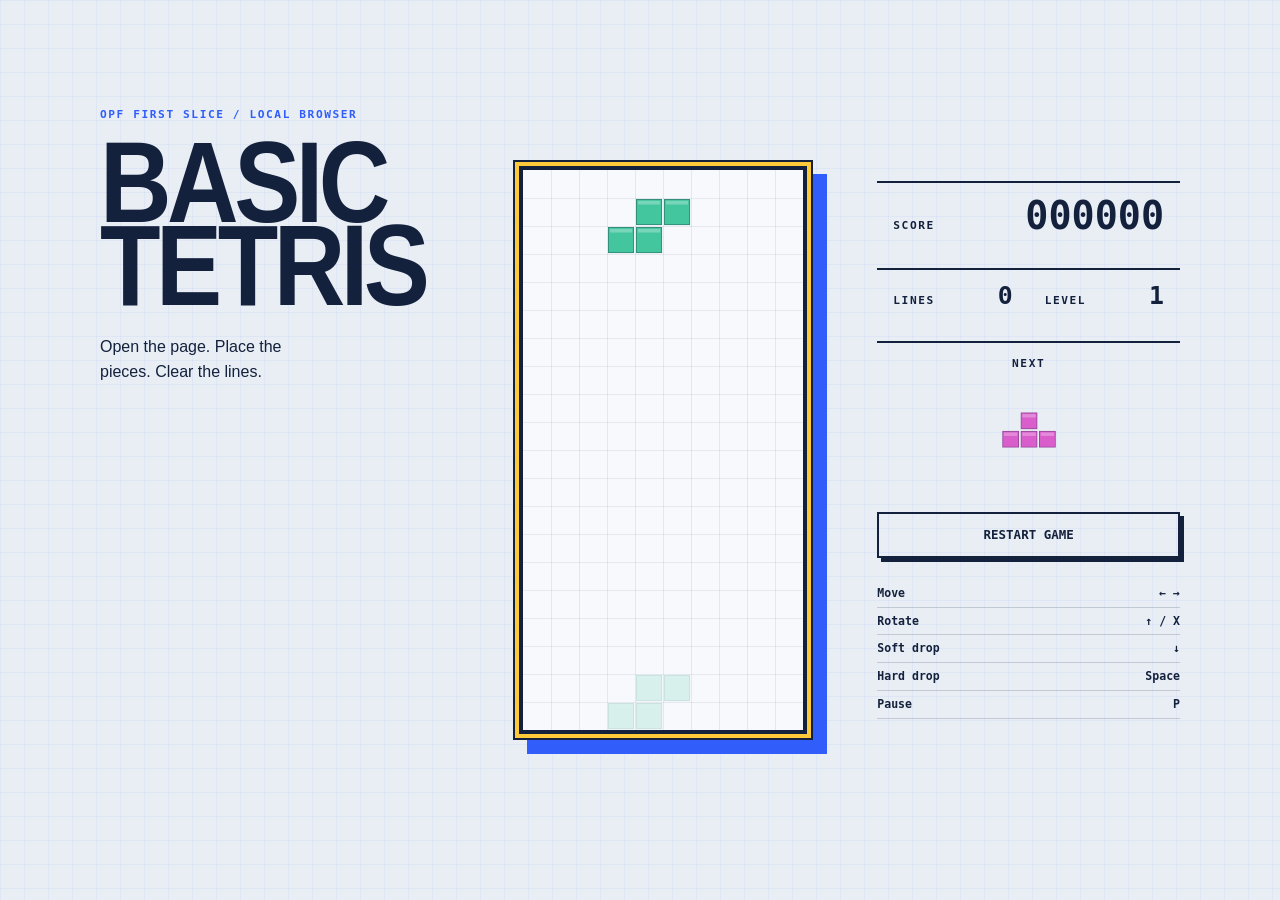
<file: examples/001-tetris-basic/code/index.html>
<!doctype html>
<html lang="en">
  <head>
    <meta charset="utf-8" />
    <meta name="viewport" content="width=device-width, initial-scale=1" />
    <meta name="theme-color" content="#e9eef5" />
    <title>Basic Tetris — OPF first slice</title>
    <link rel="stylesheet" href="styles.css" />
  </head>
  <body>
    <main class="game-shell">
      <header class="masthead">
        <p class="eyebrow">OPF first slice / local browser</p>
        <h1>Basic<br />Tetris</h1>
        <p class="promise">Open the page. Place the pieces. Clear the lines.</p>
      </header>

      <section class="board-frame" aria-label="Tetris game">
        <canvas
          id="board"
          width="300"
          height="600"
          tabindex="0"
          aria-label="10 by 20 Tetris board. Use arrow keys to move and rotate."
        ></canvas>
        <div id="status-overlay" class="status-overlay" hidden>
          <strong id="overlay-title">Paused</strong>
          <span id="overlay-copy">Press P to continue</span>
        </div>
      </section>

      <aside class="instrument-panel" aria-label="Game status">
        <div class="readout score-readout">
          <span>Score</span>
          <strong id="score">000000</strong>
        </div>
        <div class="readout-pair">
          <div class="readout">
            <span>Lines</span>
            <strong id="lines">0</strong>
          </div>
          <div class="readout">
            <span>Level</span>
            <strong id="level">1</strong>
          </div>
        </div>
        <div class="next-piece">
          <span>Next</span>
          <canvas id="next" width="120" height="120" aria-label="Next piece"></canvas>
        </div>
        <p id="live-status" class="sr-only" aria-live="polite">Game started</p>
        <button id="restart" class="restart" type="button">Restart game</button>
        <dl class="key-map">
          <div><dt>Move</dt><dd>← →</dd></div>
          <div><dt>Rotate</dt><dd>↑ / X</dd></div>
          <div><dt>Soft drop</dt><dd>↓</dd></div>
          <div><dt>Hard drop</dt><dd>Space</dd></div>
          <div><dt>Pause</dt><dd>P</dd></div>
        </dl>
      </aside>

      <nav class="touch-controls" aria-label="Touch controls">
        <button type="button" data-action="left" aria-label="Move left">←</button>
        <button type="button" data-action="rotate" aria-label="Rotate">↻</button>
        <button type="button" data-action="right" aria-label="Move right">→</button>
        <button type="button" data-action="down" aria-label="Soft drop">↓</button>
        <button type="button" data-action="drop" class="wide">Drop</button>
        <button type="button" data-action="pause">Pause</button>
      </nav>
    </main>

    <script type="module" src="game.mjs"></script>
  </body>
</html>
</file>
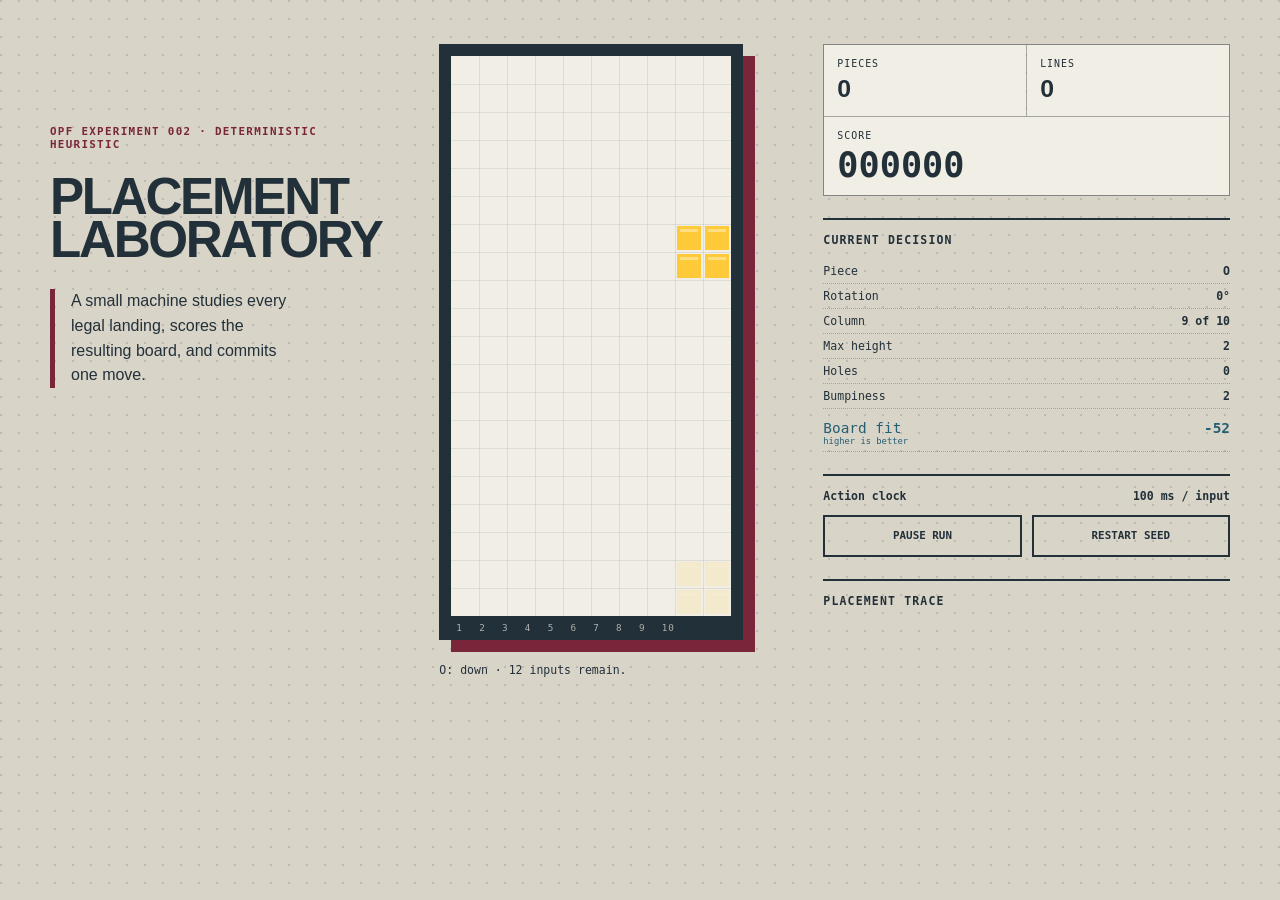
<file: examples/002-tetris-ai/code/index.html>
<!doctype html>
<html lang="en">
  <head>
    <meta charset="utf-8" />
    <meta name="viewport" content="width=device-width, initial-scale=1" />
    <meta name="theme-color" content="#d9d4c8" />
    <title>Placement Laboratory — OPF Tetris AI</title>
    <link rel="stylesheet" href="styles.css" />
  </head>
  <body>
    <main class="lab-shell">
      <header class="title-block">
        <p class="kicker">OPF experiment 002 · deterministic heuristic</p>
        <h1>Placement<br />Laboratory</h1>
        <p class="dek">A small machine studies every legal landing, scores the resulting board, and commits one move.</p>
      </header>

      <section class="apparatus" aria-label="Autonomous Tetris board">
        <div class="board-wrap">
          <canvas id="board" width="280" height="560" aria-label="Autonomous 10 by 20 Tetris board"></canvas>
          <span class="axis axis-x" aria-hidden="true">1 2 3 4 5 6 7 8 9 10</span>
        </div>
        <p id="status" class="status" aria-live="polite">Starting run.</p>
      </section>

      <aside class="console">
        <section class="totals" aria-label="Run totals">
          <div><span>Pieces</span><strong id="pieces">0</strong></div>
          <div><span>Lines</span><strong id="lines">0</strong></div>
          <div class="score"><span>Score</span><strong id="score">000000</strong></div>
        </section>

        <section class="decision" aria-labelledby="decision-title">
          <h2 id="decision-title">Current decision</h2>
          <dl>
            <div><dt>Piece</dt><dd id="piece">—</dd></div>
            <div><dt>Rotation</dt><dd id="rotation">—</dd></div>
            <div><dt>Column</dt><dd id="column">—</dd></div>
            <div><dt>Max height</dt><dd id="height">—</dd></div>
            <div><dt>Holes</dt><dd id="holes">—</dd></div>
            <div><dt>Bumpiness</dt><dd id="bumpiness">—</dd></div>
            <div class="evaluation"><dt>Board fit <small>higher is better</small></dt><dd id="evaluation">—</dd></div>
          </dl>
        </section>

        <section class="controls" aria-label="Run controls">
          <p class="clock"><span>Action clock</span><strong>100 ms / input</strong></p>
          <div class="button-row">
            <button id="pause" type="button">Pause run</button>
            <button id="restart" type="button">Restart seed</button>
          </div>
        </section>

        <section class="log" aria-labelledby="trace-title">
          <h2 id="trace-title">Placement trace</h2>
          <ol id="trace"></ol>
        </section>
      </aside>
    </main>
    <script type="module" src="game.mjs"></script>
  </body>
</html>
</file>
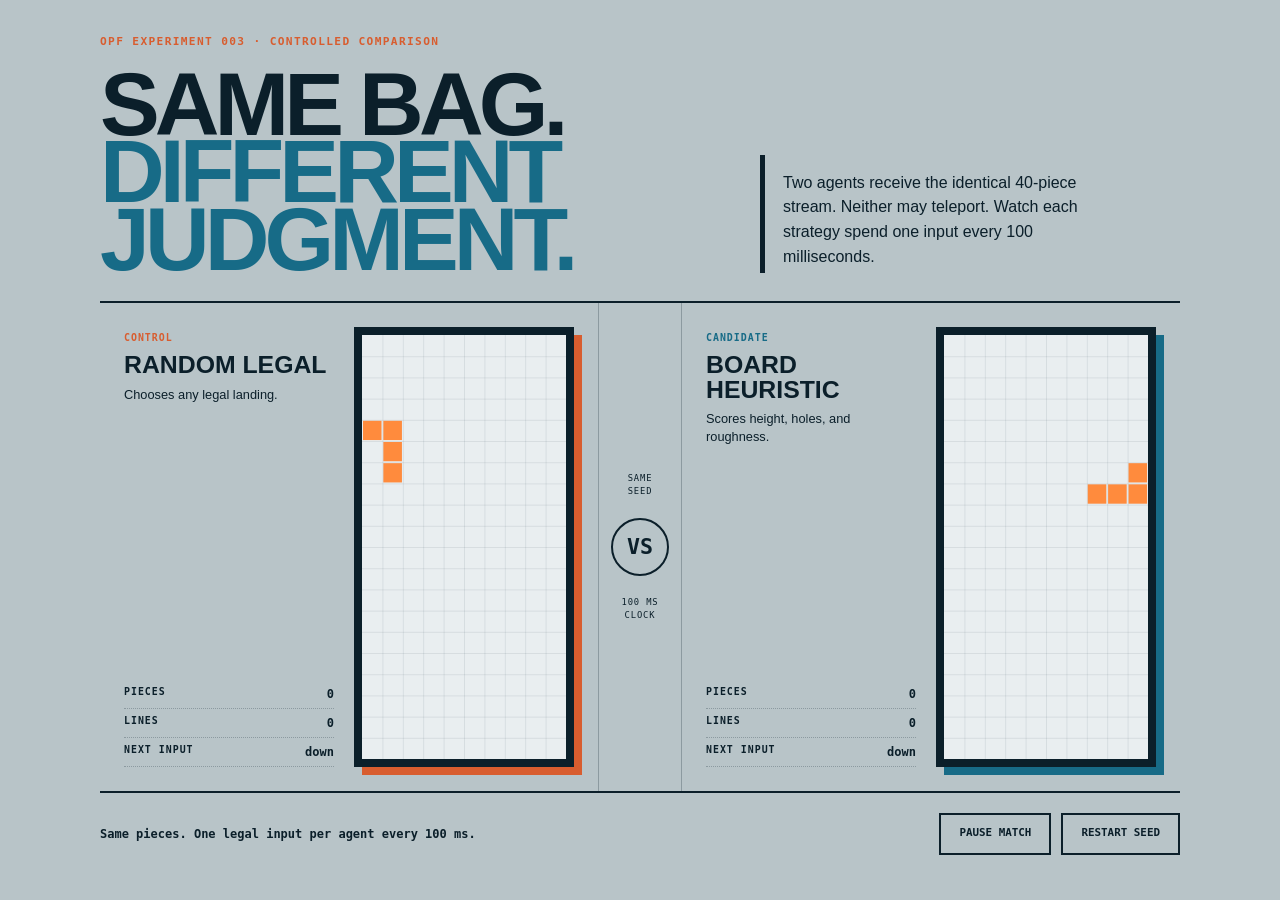
<file: examples/003-tetris-ai-arena/code/index.html>
<!doctype html>
<html lang="en">
  <head>
    <meta charset="utf-8" />
    <meta name="viewport" content="width=device-width, initial-scale=1" />
    <meta name="theme-color" content="#b8c4c8" />
    <title>Same Bag — Tetris AI Arena</title>
    <link rel="stylesheet" href="styles.css" />
  </head>
  <body>
    <main>
      <header>
        <p class="kicker">OPF experiment 003 · controlled comparison</p>
        <h1>Same bag.<br><em>Different judgment.</em></h1>
        <p class="intro">Two agents receive the identical 40-piece stream. Neither may teleport. Watch each strategy spend one input every 100 milliseconds.</p>
      </header>

      <section class="arena" aria-label="Side-by-side Tetris AI match">
        <article class="player random">
          <div class="identity"><span>Control</span><h2>Random legal</h2><p>Chooses any legal landing.</p></div>
          <canvas id="random-board" width="220" height="440" aria-label="Random legal agent board"></canvas>
          <dl><div><dt>Pieces</dt><dd id="random-pieces">0</dd></div><div><dt>Lines</dt><dd id="random-lines">0</dd></div><div><dt>Next input</dt><dd id="random-input">—</dd></div></dl>
        </article>

        <div class="versus" aria-hidden="true"><span>same<br>seed</span><b>VS</b><span>100 ms<br>clock</span></div>

        <article class="player heuristic">
          <div class="identity"><span>Candidate</span><h2>Board heuristic</h2><p>Scores height, holes, and roughness.</p></div>
          <canvas id="heuristic-board" width="220" height="440" aria-label="Heuristic agent board"></canvas>
          <dl><div><dt>Pieces</dt><dd id="heuristic-pieces">0</dd></div><div><dt>Lines</dt><dd id="heuristic-lines">0</dd></div><div><dt>Next input</dt><dd id="heuristic-input">—</dd></div></dl>
        </article>
      </section>

      <footer>
        <p id="status" aria-live="polite">Preparing identical streams.</p>
        <div><button id="pause" type="button">Pause match</button><button id="restart" type="button">Restart seed</button></div>
      </footer>
    </main>
    <script type="module" src="game.mjs"></script>
  </body>
</html>
</file>
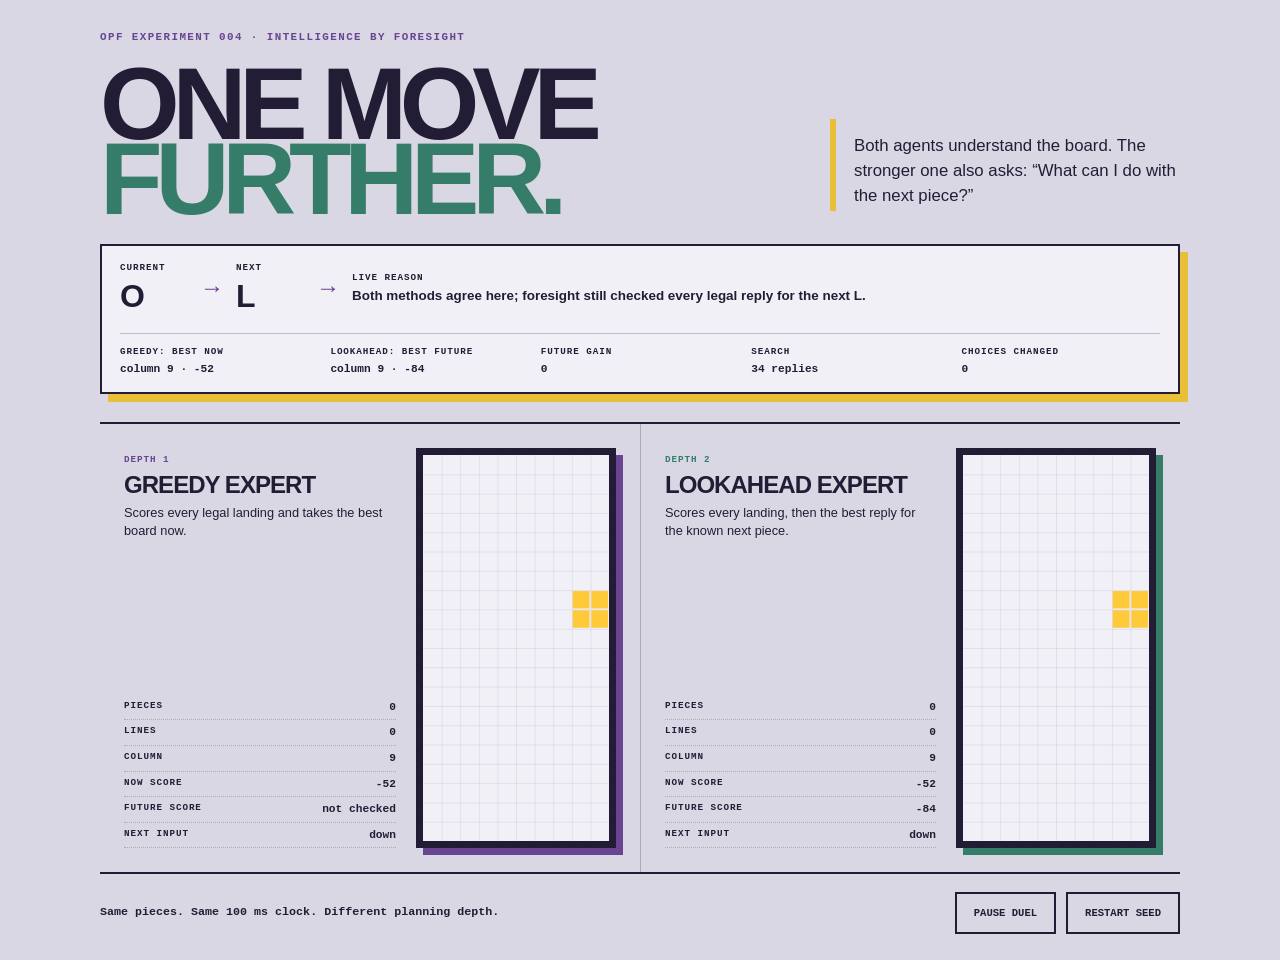
<file: examples/004-tetris-smart-arena/code/index.html>
<!doctype html>
<html lang="en">
  <head>
    <meta charset="utf-8" />
    <meta name="viewport" content="width=device-width, initial-scale=1" />
    <meta name="theme-color" content="#d9d7e4" />
    <title>One Move Further — Tetris Smart Arena</title>
    <link rel="stylesheet" href="styles.css" />
  </head>
  <body>
    <main>
      <header>
        <p class="kicker">OPF experiment 004 · intelligence by foresight</p>
        <h1>One move<br><em>further.</em></h1>
        <p class="intro">Both agents understand the board. The stronger one also asks: “What can I do with the next piece?”</p>
      </header>

      <section class="thought" aria-labelledby="thought-title">
        <div><span>Current</span><strong id="current-piece">—</strong></div><i aria-hidden="true">→</i>
        <div><span>Next</span><strong id="next-piece">—</strong></div><i aria-hidden="true">→</i>
        <div class="wide"><span id="thought-title">Live reason</span><strong id="reason">Preparing comparison.</strong></div>
        <dl>
          <div><dt>Greedy: best now</dt><dd id="now-choice">—</dd></div>
          <div><dt>Lookahead: best future</dt><dd id="future-choice">—</dd></div>
          <div><dt>Future gain</dt><dd id="future-gain">—</dd></div>
          <div><dt>Search</dt><dd id="branches">—</dd></div>
          <div><dt>Choices changed</dt><dd id="divergences">0</dd></div>
        </dl>
      </section>

      <section class="duel" aria-label="Smart Tetris agent comparison">
        <article class="agent greedy">
          <div class="label"><span>Depth 1</span><h2>Greedy expert</h2><p>Scores every legal landing and takes the best board now.</p></div>
          <canvas id="greedy-board" width="200" height="400" aria-label="Greedy heuristic board"></canvas>
          <dl class="stats"><div><dt>Pieces</dt><dd id="greedy-pieces">0</dd></div><div><dt>Lines</dt><dd id="greedy-lines">0</dd></div><div><dt>Column</dt><dd id="greedy-column">—</dd></div><div><dt>Now score</dt><dd id="greedy-now">—</dd></div><div><dt>Future score</dt><dd id="greedy-future">not checked</dd></div><div><dt>Next input</dt><dd id="greedy-input">—</dd></div></dl>
        </article>
        <article class="agent lookahead">
          <div class="label"><span>Depth 2</span><h2>Lookahead expert</h2><p>Scores every landing, then the best reply for the known next piece.</p></div>
          <canvas id="lookahead-board" width="200" height="400" aria-label="Two-piece lookahead board"></canvas>
          <dl class="stats"><div><dt>Pieces</dt><dd id="lookahead-pieces">0</dd></div><div><dt>Lines</dt><dd id="lookahead-lines">0</dd></div><div><dt>Column</dt><dd id="lookahead-column">—</dd></div><div><dt>Now score</dt><dd id="lookahead-now">—</dd></div><div><dt>Future score</dt><dd id="lookahead-future">—</dd></div><div><dt>Next input</dt><dd id="lookahead-input">—</dd></div></dl>
        </article>
      </section>

      <footer><p id="status" aria-live="polite">Preparing identical streams.</p><div><button id="pause" type="button">Pause duel</button><button id="restart" type="button">Restart seed</button></div></footer>
    </main>
    <script type="module" src="game.mjs"></script>
  </body>
</html>
</file>
<file: examples/001-tetris-basic/code/styles.css>
:root {
  --paper: #e9eef5;
  --paper-deep: #d9e1ec;
  --ink: #13213c;
  --blue: #315efb;
  --coral: #ff5a5f;
  --amber: #ffca3a;
  --mint: #43c59e;
  --line: rgba(19, 33, 60, 0.18);
  color-scheme: light;
  font-family: Inter, Avenir, "Segoe UI", sans-serif;
}

* {
  box-sizing: border-box;
}

body {
  min-height: 100vh;
  margin: 0;
  color: var(--ink);
  background:
    linear-gradient(rgba(49, 94, 251, 0.055) 1px, transparent 1px),
    linear-gradient(90deg, rgba(49, 94, 251, 0.055) 1px, transparent 1px),
    var(--paper);
  background-size: 24px 24px;
}

button,
canvas {
  -webkit-tap-highlight-color: transparent;
}

button:focus-visible,
canvas:focus-visible {
  outline: 4px solid var(--amber);
  outline-offset: 4px;
}

.game-shell {
  display: grid;
  grid-template-columns: minmax(190px, 0.75fr) 300px minmax(180px, 0.65fr);
  gap: clamp(24px, 5vw, 72px);
  align-items: center;
  width: min(1080px, calc(100% - 40px));
  min-height: 100vh;
  margin: 0 auto;
  padding: 36px 0;
}

.masthead {
  align-self: start;
  padding-top: 8vh;
}

.eyebrow,
.readout span,
.next-piece > span {
  font: 700 0.7rem/1.2 "SFMono-Regular", Consolas, monospace;
  letter-spacing: 0.14em;
  text-transform: uppercase;
}

.eyebrow {
  margin: 0 0 20px;
  color: var(--blue);
}

h1 {
  margin: 0;
  font: 900 clamp(4rem, 9vw, 7.5rem) / 0.72 Impact, Haettenschweiler, "Arial Narrow Bold", sans-serif;
  letter-spacing: -0.045em;
  text-transform: uppercase;
  transform: scaleX(0.86);
  transform-origin: left;
}

.promise {
  max-width: 23ch;
  margin: 28px 0 0;
  font-size: 1rem;
  line-height: 1.55;
}

.board-frame {
  position: relative;
  width: 300px;
  border: 10px solid var(--ink);
  background: #f7f9fc;
  box-shadow: 14px 14px 0 var(--blue);
}

#board {
  display: block;
  width: 100%;
  height: auto;
  background: #f7f9fc;
}

.status-overlay {
  position: absolute;
  inset: 0;
  display: grid;
  place-content: center;
  gap: 8px;
  padding: 24px;
  text-align: center;
  color: white;
  background: rgba(19, 33, 60, 0.88);
  backdrop-filter: blur(3px);
}

.status-overlay[hidden] {
  display: none;
}

.status-overlay strong {
  font: 900 2.3rem/1 Impact, sans-serif;
  letter-spacing: 0.04em;
  text-transform: uppercase;
}

.status-overlay span {
  font: 600 0.78rem/1.4 "SFMono-Regular", Consolas, monospace;
}

.instrument-panel {
  display: grid;
  gap: 18px;
}

.readout,
.next-piece {
  padding: 14px 16px;
  border-top: 2px solid var(--ink);
}

.readout {
  display: flex;
  align-items: baseline;
  justify-content: space-between;
  gap: 16px;
}

.readout strong {
  font: 800 1.55rem/1 "SFMono-Regular", Consolas, monospace;
}

.score-readout strong {
  font-size: clamp(1.7rem, 3vw, 2.5rem);
}

.readout-pair {
  display: grid;
  grid-template-columns: 1fr 1fr;
}

.next-piece {
  display: grid;
  place-items: center;
  gap: 10px;
}

#next {
  width: 100px;
  height: 100px;
}

.restart,
.touch-controls button {
  min-height: 46px;
  border: 2px solid var(--ink);
  border-radius: 0;
  color: var(--ink);
  background: transparent;
  font: 800 0.78rem/1 "SFMono-Regular", Consolas, monospace;
  text-transform: uppercase;
  cursor: pointer;
  box-shadow: 4px 4px 0 var(--ink);
  transition: transform 100ms ease, box-shadow 100ms ease, background 100ms ease;
}

.restart:hover,
.touch-controls button:hover {
  background: var(--amber);
}

.restart:active,
.touch-controls button:active {
  transform: translate(4px, 4px);
  box-shadow: none;
}

.key-map {
  margin: 4px 0 0;
  font: 600 0.72rem/1.45 "SFMono-Regular", Consolas, monospace;
}

.key-map div {
  display: flex;
  justify-content: space-between;
  padding: 5px 0;
  border-bottom: 1px solid var(--line);
}

.key-map dd {
  margin: 0;
}

.touch-controls {
  display: none;
}

.sr-only {
  position: absolute;
  width: 1px;
  height: 1px;
  padding: 0;
  margin: -1px;
  overflow: hidden;
  clip: rect(0, 0, 0, 0);
  white-space: nowrap;
  border: 0;
}

@media (max-width: 820px) {
  .game-shell {
    grid-template-columns: 1fr 300px;
    align-items: start;
    padding-bottom: 120px;
  }

  .masthead {
    grid-column: 1 / -1;
    display: flex;
    align-items: end;
    justify-content: space-between;
    gap: 24px;
    padding-top: 0;
  }

  .masthead h1 {
    font-size: 4rem;
  }

  .promise {
    margin: 0;
  }

  .touch-controls {
    position: fixed;
    z-index: 5;
    right: 0;
    bottom: 0;
    left: 0;
    display: grid;
    grid-template-columns: repeat(6, 1fr);
    gap: 8px;
    padding: 12px max(12px, env(safe-area-inset-right)) max(12px, env(safe-area-inset-bottom)) max(12px, env(safe-area-inset-left));
    background: rgba(233, 238, 245, 0.96);
    border-top: 2px solid var(--ink);
  }

  .key-map {
    display: none;
  }
}

@media (max-width: 600px) {
  .game-shell {
    grid-template-columns: 1fr;
    justify-items: center;
    width: min(100% - 24px, 360px);
    gap: 26px;
    padding-top: 20px;
  }

  .masthead {
    display: block;
    width: 100%;
  }

  .masthead h1 {
    font-size: 3.6rem;
  }

  .promise {
    margin-top: 16px;
  }

  .instrument-panel {
    width: 100%;
    grid-template-columns: 1fr 1fr;
  }

  .score-readout,
  .restart {
    grid-column: 1 / -1;
  }

  .next-piece {
    padding-top: 8px;
  }

  .board-frame {
    box-shadow: 8px 8px 0 var(--blue);
  }

  .touch-controls {
    grid-template-columns: repeat(3, 1fr);
  }
}

@media (prefers-reduced-motion: reduce) {
  *,
  *::before,
  *::after {
    scroll-behavior: auto !important;
    transition: none !important;
  }
}
</file>
<file: examples/002-tetris-ai/code/styles.css>
:root {
  --bench: #d9d4c8;
  --paper: #f1eee5;
  --ink: #223039;
  --wine: #7a263a;
  --blue: #245f73;
  --rule: rgba(34, 48, 57, 0.28);
  color-scheme: light;
  font-family: "Avenir Next", Avenir, "Segoe UI", sans-serif;
}

* { box-sizing: border-box; }

body {
  min-height: 100vh;
  margin: 0;
  color: var(--ink);
  background:
    radial-gradient(circle at 1px 1px, rgba(34, 48, 57, .16) 1px, transparent 1.5px),
    var(--bench);
  background-size: 18px 18px;
}

button:focus-visible {
  outline: 3px solid #f0b44d;
  outline-offset: 3px;
}

.lab-shell {
  display: grid;
  grid-template-columns: minmax(220px, .8fr) 320px minmax(260px, 1fr);
  gap: clamp(28px, 5vw, 72px);
  align-items: start;
  width: min(1180px, calc(100% - 40px));
  min-height: 100vh;
  margin: 0 auto;
  padding: 44px 0;
}

.title-block { padding-top: 9vh; }

.kicker,
.axis,
.status,
.totals span,
.decision,
.controls,
.log {
  font-family: "SFMono-Regular", Consolas, monospace;
}

.kicker {
  margin: 0 0 24px;
  color: var(--wine);
  font-size: .68rem;
  font-weight: 800;
  letter-spacing: .12em;
  text-transform: uppercase;
}

h1 {
  margin: 0;
  font: 800 clamp(3rem, 4vw, 4.5rem)/.84 "Arial Narrow", "Avenir Next Condensed", sans-serif;
  letter-spacing: -.045em;
  text-transform: uppercase;
}

.dek {
  max-width: 28ch;
  margin: 28px 0 0;
  padding-left: 16px;
  border-left: 5px solid var(--wine);
  line-height: 1.55;
}

.apparatus { position: sticky; top: 28px; }

.board-wrap {
  position: relative;
  width: 304px;
  padding: 12px 12px 24px 12px;
  background: var(--ink);
  box-shadow: 12px 12px 0 var(--wine);
}

#board {
  display: block;
  width: 280px;
  height: 560px;
  background: var(--paper);
}

.axis {
  position: absolute;
  color: var(--paper);
  font-size: .58rem;
  letter-spacing: .09em;
  opacity: .68;
}

.axis-x {
  right: 17px;
  bottom: 7px;
  left: 17px;
  word-spacing: 10px;
}

.status {
  min-height: 3.2em;
  margin: 22px 0 0;
  font-size: .72rem;
  line-height: 1.55;
}

.console { display: grid; gap: 22px; }

.totals {
  display: grid;
  grid-template-columns: 1fr 1fr;
  gap: 1px;
  background: var(--rule);
  border: 1px solid var(--rule);
}

.totals div {
  display: grid;
  gap: 6px;
  padding: 13px;
  background: var(--paper);
}

.totals .score { grid-column: 1 / -1; }
.totals span { font-size: .62rem; text-transform: uppercase; letter-spacing: .1em; }
.totals strong { font-size: 1.55rem; }
.totals .score strong { font: 800 2.2rem/1 "SFMono-Regular", Consolas, monospace; }

.decision,
.controls,
.log {
  padding-top: 13px;
  border-top: 2px solid var(--ink);
  font-size: .72rem;
}

h2 {
  margin: 0 0 12px;
  font: inherit;
  font-weight: 900;
  letter-spacing: .1em;
  text-transform: uppercase;
}

.decision dl { margin: 0; }
.decision dl div { display: flex; justify-content: space-between; padding: 5px 0; border-bottom: 1px dotted var(--rule); }
.decision dd { margin: 0; font-weight: 800; }
.decision .evaluation { margin-top: 6px; color: var(--blue); font-size: .9rem; }
.decision .evaluation small { display: block; font-size: .55rem; font-weight: 500; text-transform: none; }

.controls { display: grid; gap: 12px; }
.clock { display: flex; justify-content: space-between; margin: 0; font-weight: 800; }
.button-row { display: grid; grid-template-columns: 1fr 1fr; gap: 10px; }

button {
  min-height: 42px;
  border: 2px solid var(--ink);
  border-radius: 0;
  color: var(--ink);
  background: transparent;
  font: 800 .68rem/1 "SFMono-Regular", Consolas, monospace;
  text-transform: uppercase;
  cursor: pointer;
}
button:hover { color: var(--paper); background: var(--ink); }

.log ol { min-height: 168px; margin: 0; padding: 0; list-style: none; }
.log li { display: grid; grid-template-columns: 32px 1fr auto; gap: 10px; padding: 5px 0; border-bottom: 1px solid var(--rule); }
.log li b { color: var(--wine); }
.log li em { font-style: normal; font-weight: 800; }

@media (max-width: 900px) {
  .lab-shell { grid-template-columns: 1fr 320px; }
  .title-block { grid-column: 1 / -1; padding-top: 0; }
  .title-block h1 { font-size: 4rem; }
  .dek { max-width: 45ch; }
}

@media (max-width: 640px) {
  .lab-shell { grid-template-columns: 1fr; justify-items: center; width: min(100% - 24px, 360px); padding-top: 24px; }
  .title-block, .console { width: 100%; }
  .apparatus { position: static; }
  .board-wrap { box-shadow: 7px 7px 0 var(--wine); }
}

@media (prefers-reduced-motion: reduce) {
  * { scroll-behavior: auto !important; transition: none !important; }
}
</file>
<file: examples/003-tetris-ai-arena/code/styles.css>
:root {
  --fog: #b8c4c8;
  --ice: #e9eef0;
  --ink: #0b1f2a;
  --orange: #d85d2f;
  --blue: #176b87;
  --rule: rgba(11, 31, 42, .25);
  color-scheme: light;
  font-family: "Avenir Next", Avenir, "Segoe UI", sans-serif;
}

* { box-sizing: border-box; }
body { margin: 0; color: var(--ink); background: var(--fog); }
button:focus-visible { outline: 3px solid #ffe45e; outline-offset: 3px; }

main { width: min(1080px, calc(100% - 32px)); margin: 0 auto; padding: 36px 0 28px; }
header { display: grid; grid-template-columns: 1fr minmax(260px, 420px); gap: 24px; align-items: end; margin-bottom: 28px; }
.kicker { grid-column: 1 / -1; margin: 0; color: var(--orange); font: 800 .7rem/1 "SFMono-Regular", Consolas, monospace; letter-spacing: .12em; text-transform: uppercase; }
h1 { margin: 0; font: 900 clamp(3rem, 7vw, 6.8rem)/.75 "Arial Narrow", "Avenir Next Condensed", sans-serif; letter-spacing: -.055em; text-transform: uppercase; }
h1 em { color: var(--blue); font-style: normal; }
.intro { max-width: 38ch; margin: 0; padding: 16px 0 3px 18px; border-left: 5px solid var(--ink); font-size: 1rem; line-height: 1.55; }

.arena { display: grid; grid-template-columns: 1fr 82px 1fr; align-items: center; border-top: 2px solid var(--ink); border-bottom: 2px solid var(--ink); }
.player { display: grid; grid-template-columns: minmax(150px, 1fr) 220px; gap: 20px; align-items: end; padding: 24px; }
.player.random { border-right: 1px solid var(--rule); }
.player.heuristic { border-left: 1px solid var(--rule); }
.identity { align-self: start; }
.identity span, dt { font: 800 .62rem/1 "SFMono-Regular", Consolas, monospace; letter-spacing: .1em; text-transform: uppercase; }
.identity span { color: var(--orange); }
.heuristic .identity span { color: var(--blue); }
h2 { margin: 8px 0; font: 900 1.55rem/1 "Arial Narrow", "Avenir Next Condensed", sans-serif; text-transform: uppercase; }
.identity p { margin: 0; font-size: .8rem; line-height: 1.4; }
canvas { grid-column: 2; grid-row: 1 / span 2; display: block; width: 220px; height: 440px; border: 8px solid var(--ink); background: var(--ice); box-shadow: 8px 8px 0 var(--orange); }
.heuristic canvas { box-shadow: 8px 8px 0 var(--blue); }
dl { align-self: end; margin: 0; font-family: "SFMono-Regular", Consolas, monospace; }
dl div { display: flex; justify-content: space-between; gap: 12px; padding: 7px 0; border-bottom: 1px dotted var(--rule); }
dd { margin: 0; font-size: .75rem; font-weight: 800; }
.versus { display: grid; justify-items: center; gap: 20px; font-family: "SFMono-Regular", Consolas, monospace; text-align: center; text-transform: uppercase; }
.versus b { display: grid; place-items: center; width: 58px; height: 58px; border: 2px solid var(--ink); border-radius: 50%; font-size: 1.35rem; }
.versus span { font-size: .55rem; line-height: 1.45; letter-spacing: .1em; }

footer { display: flex; justify-content: space-between; gap: 20px; align-items: center; padding-top: 20px; }
#status { margin: 0; font: 700 .75rem/1.5 "SFMono-Regular", Consolas, monospace; }
footer div { display: flex; gap: 10px; }
button { min-height: 42px; padding: 0 18px; border: 2px solid var(--ink); border-radius: 0; color: var(--ink); background: transparent; font: 800 .68rem/1 "SFMono-Regular", Consolas, monospace; text-transform: uppercase; cursor: pointer; }
button:hover { color: var(--ice); background: var(--ink); }

@media (max-width: 950px) {
  header { grid-template-columns: 1fr; }
  .arena { grid-template-columns: 1fr; }
  .player { grid-template-columns: 1fr 220px; width: min(100%, 520px); margin: auto; }
  .player.random { border-right: 0; border-bottom: 1px solid var(--rule); }
  .player.heuristic { border-left: 0; border-top: 1px solid var(--rule); }
  .versus { grid-auto-flow: column; padding: 16px; }
}

@media (max-width: 560px) {
  main { width: min(100% - 20px, 360px); padding-top: 22px; }
  h1 { font-size: 3.25rem; }
  .player { grid-template-columns: 1fr; justify-items: center; padding: 22px 0 28px; }
  .identity, dl { width: 220px; }
  canvas { grid-column: 1; grid-row: auto; }
  footer { align-items: stretch; flex-direction: column; }
  footer div { display: grid; grid-template-columns: 1fr 1fr; }
}

@media (prefers-reduced-motion: reduce) { * { scroll-behavior: auto !important; transition: none !important; } }
</file>
<file: examples/004-tetris-smart-arena/code/styles.css>
:root {
  --field: #d9d7e4;
  --paper: #f2f0f7;
  --ink: #221d35;
  --plum: #684491;
  --mint: #357d69;
  --yellow: #e9bf38;
  --rule: rgba(34, 29, 53, .24);
  color-scheme: light;
  font-family: "Trebuchet MS", "Avenir Next", sans-serif;
}
* { box-sizing: border-box; }
body { margin: 0; color: var(--ink); background: var(--field); }
button:focus-visible { outline: 3px solid var(--yellow); outline-offset: 3px; }
main { width: min(1080px, calc(100% - 30px)); margin: auto; padding: 32px 0 26px; }
header { display: grid; grid-template-columns: 1fr 350px; gap: 24px; align-items: end; }
.kicker { grid-column: 1 / -1; margin: 0; color: var(--plum); font: 800 .68rem/1 "SFMono-Regular", Consolas, monospace; letter-spacing: .13em; text-transform: uppercase; }
h1 { margin: 0; font: 900 clamp(4rem, 8vw, 7.4rem)/.73 "Arial Black", "Arial Narrow", sans-serif; letter-spacing: -.07em; text-transform: uppercase; }
h1 em { color: var(--mint); font-style: normal; }
.intro { margin: 0 0 5px; padding: 14px 0 3px 18px; border-left: 6px solid var(--yellow); font-size: 1.05rem; line-height: 1.5; }
.thought { display: grid; grid-template-columns: 70px 26px 70px 26px 1fr; gap: 10px; align-items: center; margin: 28px 0; padding: 16px 18px; border: 2px solid var(--ink); background: var(--paper); box-shadow: 8px 8px 0 var(--yellow); }
.thought > div { display: grid; gap: 4px; }
.thought span, dt, .label span { font: 800 .58rem/1.2 "SFMono-Regular", Consolas, monospace; letter-spacing: .1em; text-transform: uppercase; }
.thought > div > strong { font-size: 2rem; }
.thought .wide strong { font-size: .84rem; line-height: 1.35; }
.thought i { color: var(--plum); font-size: 1.5rem; font-style: normal; }
.thought dl { grid-column: 1 / -1; display: grid; grid-template-columns: repeat(5, 1fr); gap: 12px; margin: 8px 0 0; padding-top: 12px; border-top: 1px solid var(--rule); }
.thought dl div { display: grid; gap: 5px; }
dd { margin: 0; font: 800 .7rem/1.3 "SFMono-Regular", Consolas, monospace; }
.duel { display: grid; grid-template-columns: 1fr 1fr; border-top: 2px solid var(--ink); border-bottom: 2px solid var(--ink); }
.agent { display: grid; grid-template-columns: minmax(145px, 1fr) 200px; gap: 20px; align-items: end; padding: 24px; }
.agent + .agent { border-left: 1px solid var(--rule); }
.label { align-self: start; }
.label span { color: var(--plum); }
.lookahead .label span { color: var(--mint); }
h2 { margin: 7px 0; font: 900 1.5rem/1 "Arial Black", sans-serif; letter-spacing: -.04em; text-transform: uppercase; }
.label p { margin: 0; font-size: .8rem; line-height: 1.4; }
canvas { grid-column: 2; grid-row: 1 / span 2; display: block; width: 200px; height: 400px; border: 7px solid var(--ink); background: var(--paper); box-shadow: 7px 7px 0 var(--plum); }
.lookahead canvas { box-shadow: 7px 7px 0 var(--mint); }
.stats { align-self: end; margin: 0; }
.stats div { display: flex; justify-content: space-between; gap: 10px; padding: 5px 0; border-bottom: 1px dotted var(--rule); }
.stats dd { text-align: right; }
footer { display: flex; justify-content: space-between; gap: 20px; align-items: center; padding-top: 18px; }
#status { margin: 0; font: 700 .73rem/1.5 "SFMono-Regular", Consolas, monospace; }
footer div { display: flex; gap: 10px; }
button { min-height: 42px; padding: 0 17px; border: 2px solid var(--ink); border-radius: 0; color: var(--ink); background: transparent; font: 800 .66rem/1 "SFMono-Regular", Consolas, monospace; text-transform: uppercase; cursor: pointer; }
button:hover { color: var(--paper); background: var(--ink); }
@media (max-width: 900px) {
  header { grid-template-columns: 1fr; }
  .duel { grid-template-columns: 1fr; }
  .agent { width: min(100%, 520px); margin: auto; }
  .agent + .agent { border-top: 1px solid var(--rule); border-left: 0; }
}
@media (max-width: 600px) {
  main { width: min(100% - 20px, 360px); padding-top: 22px; }
  h1 { font-size: 3.7rem; }
  .thought { grid-template-columns: 55px 18px 55px 18px 1fr; padding: 14px 10px; }
  .thought > div > strong { font-size: 1.6rem; }
  .thought .wide strong { font-size: .68rem; }
  .thought dl { grid-template-columns: 1fr 1fr; }
  .agent { grid-template-columns: 1fr; justify-items: center; padding: 22px 0 28px; }
  .label, .stats { width: 200px; }
  canvas { grid-column: 1; grid-row: auto; }
  footer { align-items: stretch; flex-direction: column; }
  footer div { display: grid; grid-template-columns: 1fr 1fr; }
}
@media (prefers-reduced-motion: reduce) { * { scroll-behavior: auto !important; transition: none !important; } }
</file>
